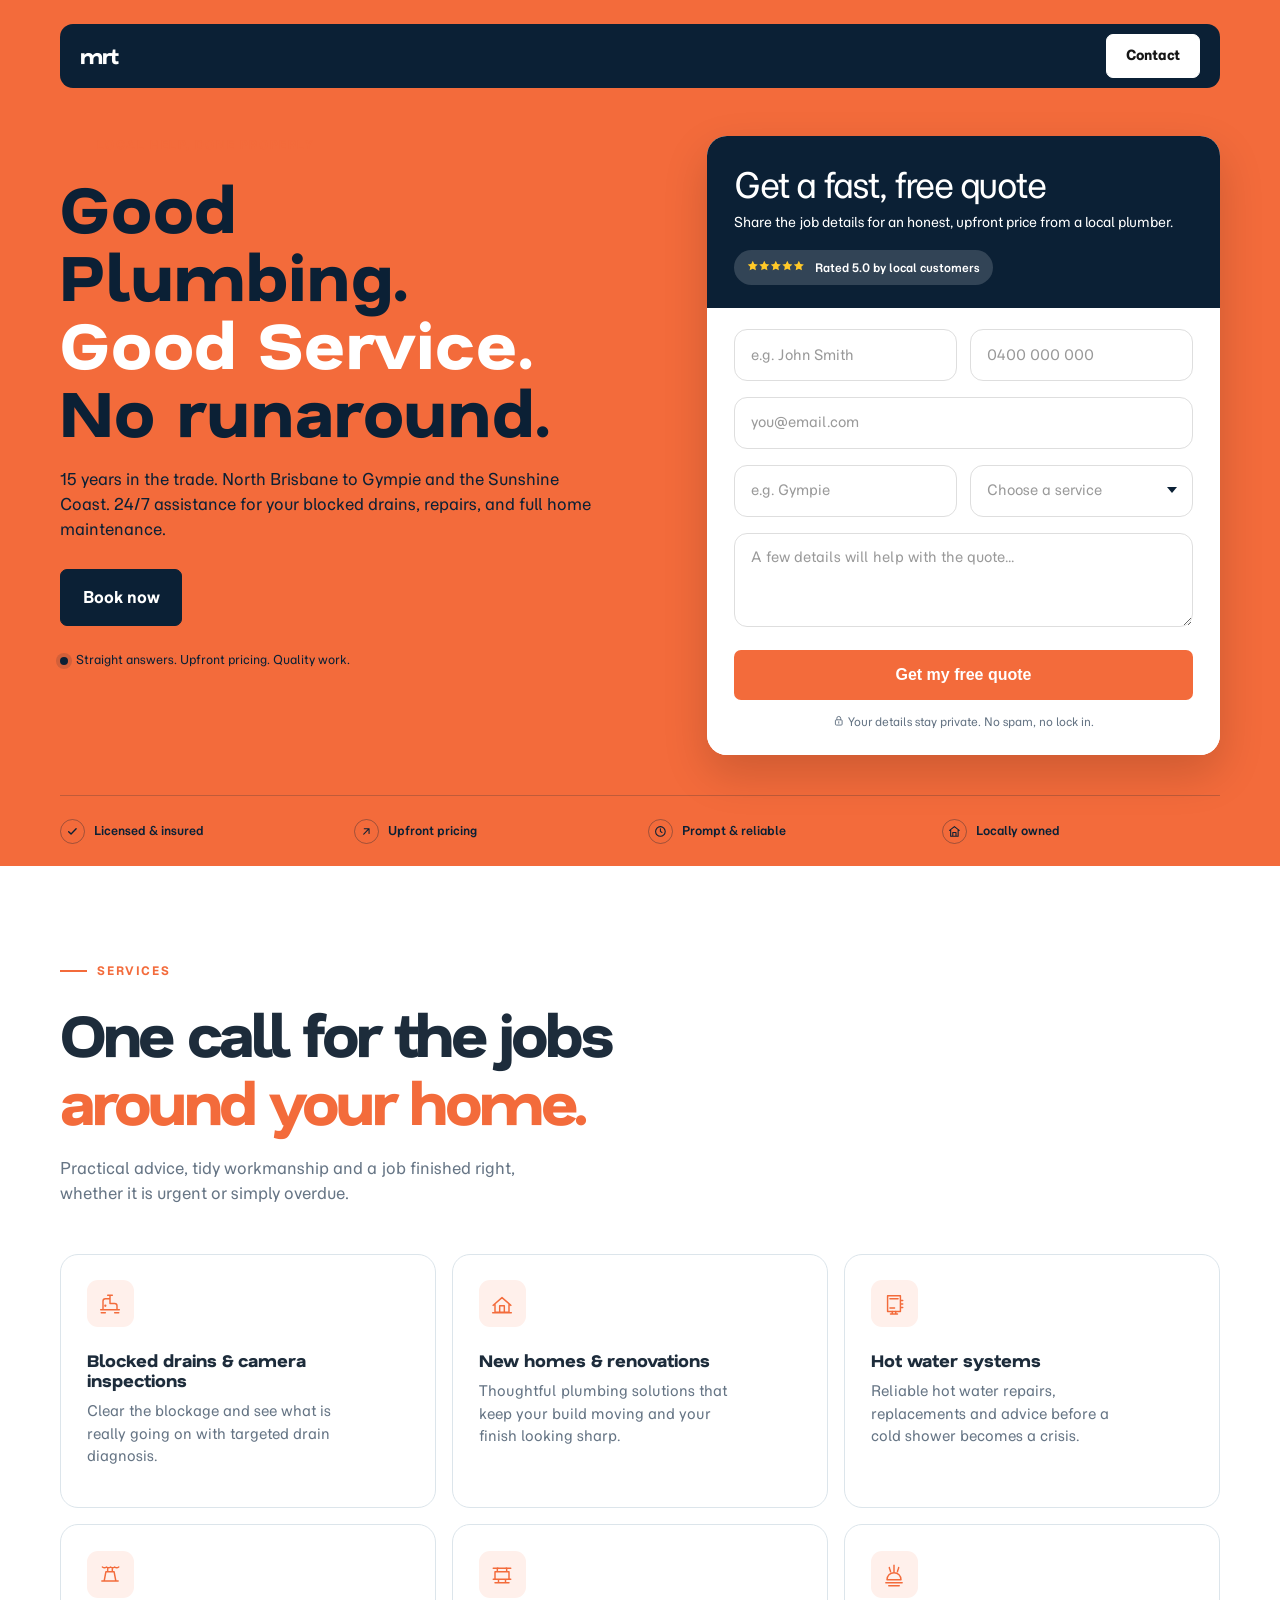
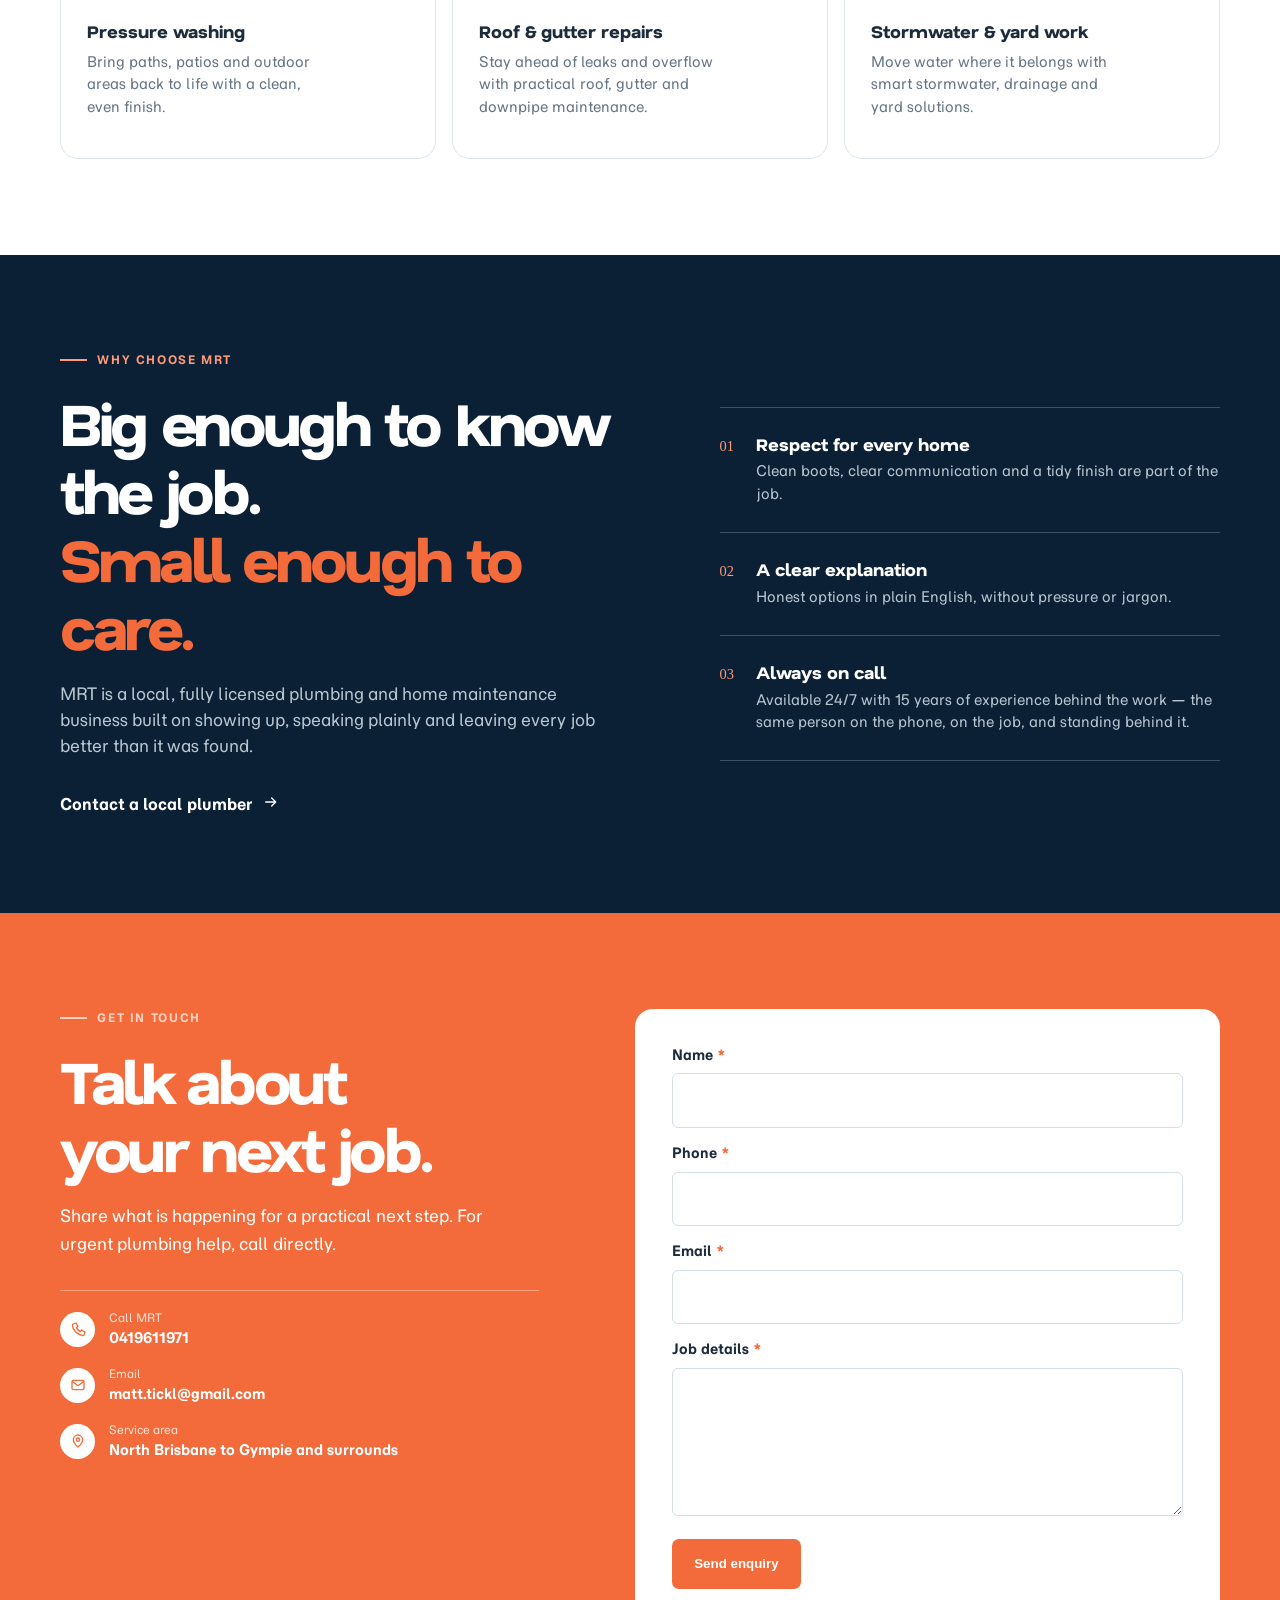
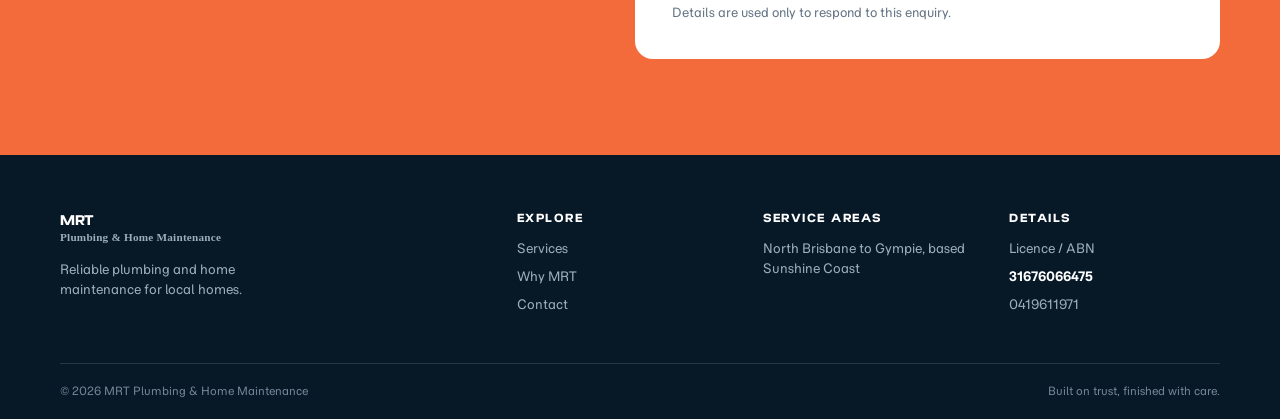
<file: index.html>
<!doctype html>
<html lang="en-AU">
  <head>
    <meta charset="UTF-8">
    <meta name="viewport" content="width=device-width, initial-scale=1.0">
    <meta name="description" content="MRT Plumbing and Home Maintenance provides reliable plumbing, hot water, drains, pressure washing and home maintenance across [SUBURB].">
    <title>MRT Plumbing &amp; Home Maintenance | Reliable local plumbers</title>
    <link rel="icon" type="image/svg+xml" href="assets/favicon.svg">
    <link rel="preconnect" href="https://fonts.googleapis.com">
    <link rel="preconnect" href="https://fonts.gstatic.com" crossorigin>
    <link href="https://fonts.googleapis.com/css2?family=Momo+Trust+Sans:wght@400&family=Nata+Sans:wght@800&display=swap" rel="stylesheet">
    <link rel="stylesheet" href="css/styles.css">
    <script src="js/main.js" defer></script>
  </head>
  <body>
    <a class="skip-link" href="#main-content">Skip to content</a>
    <header class="site-header" data-header>
      <div class="container header-inner">
        <a class="brand" href="#top" aria-label="MRT Plumbing and Home Maintenance home">
          <span class="brand-text">mrt</span>
        </a>
        <button class="menu-toggle" type="button" aria-expanded="false" aria-controls="primary-nav" aria-label="Open navigation menu" data-menu-toggle>
          <span></span><span></span><span></span>
        </button>
        <nav class="primary-nav" id="primary-nav" aria-label="Primary navigation" data-nav>
          <a href="#services">Services</a>
          <a href="#about">Why choose MRT</a>
          <a href="#contact">Contact</a>
          <a class="button button-small nav-call" href="#contact">Contact</a>
        </nav>
      </div>
    </header>

    <main id="main-content">
      <section class="hero" id="top">
        <div class="container hero-grid">
          <div class="hero-copy reveal">
            <p class="eyebrow"><span class="eyebrow-line"></span> Local help, done properly</p>
            <h1>Good<br>Plumbing.<br><span class="service-line">Good Service.</span><br><span class="runaround-line">No runaround.</span></h1>
            <p class="hero-intro">15 years in the trade. North Brisbane to Gympie and the Sunshine Coast. 24/7 assistance for your blocked drains, repairs, and full home maintenance.</p>
            <div class="hero-actions">
              <a class="button button-orange" href="#contact">Book now</a>
              <a class="button hero-phone-button" href="tel:0419611971"><span aria-hidden="true"><svg viewBox="0 0 24 24" width="1em" height="1em" fill="none" focusable="false"><path d="M5 4.5 9 3l3 5-2.5 2c1.5 3 3 4.5 6 6l2-2.5 5 3.2-1.5 4c-.3.8-1.2 1.3-2.1 1.1C10.2 19.9 4.1 13.8 3.7 6.6 3.6 5.7 4.1 4.8 5 4.5Z" stroke="currentColor" stroke-width="2" stroke-linecap="round" stroke-linejoin="round"/></svg></span> 0419611971</a>
            </div>
            <p class="hero-note"><span class="status-dot" aria-hidden="true"></span> Straight answers. Upfront pricing. Quality work.</p>
          </div>
          <div class="hero-visual reveal reveal-delay">
            <form class="quote-form" data-quote-form action="https://formspree.io/f/xwlvvqay" method="POST" novalidate>
              <div class="quote-form-heading">
                <h2>Get a fast, free quote</h2>
                <p>Share the job details for an honest, upfront price from a local plumber.</p>
                <div class="quote-rating"><span aria-hidden="true"><svg viewBox="0 0 120 24" width="5em" height="1em" focusable="false"><path fill="currentColor" d="m12 1.5 3.2 6.6 7.3 1.1-5.3 5.1 1.3 7.2-6.5-3.4-6.5 3.4 1.3-7.2-5.3-5.1 7.3-1.1L12 1.5Zm24 0 3.2 6.6 7.3 1.1-5.3 5.1 1.3 7.2-6.5-3.4-6.5 3.4 1.3-7.2-5.3-5.1 7.3-1.1L36 1.5Zm24 0 3.2 6.6 7.3 1.1-5.3 5.1 1.3 7.2-6.5-3.4-6.5 3.4 1.3-7.2-5.3-5.1 7.3-1.1L60 1.5Zm24 0 3.2 6.6 7.3 1.1-5.3 5.1 1.3 7.2-6.5-3.4-6.5 3.4 1.3-7.2-5.3-5.1 7.3-1.1L84 1.5Zm24 0 3.2 6.6 7.3 1.1-5.3 5.1 1.3 7.2-6.5-3.4-6.5 3.4 1.3-7.2-5.3-5.1 7.3-1.1L108 1.5Z"/></svg></span> Rated 5.0 by local customers</div>
              </div>
              <input type="hidden" name="_subject" value="New quote request — MRT Plumbing">
              <input type="text" name="_gotcha" style="display:none" tabindex="-1" autocomplete="off">
              <div class="quote-form-fields">
                <div class="quote-field"><label for="quote-name">Name <span>*</span></label><input id="quote-name" name="name" type="text" placeholder="e.g. John Smith" autocomplete="name" required><small class="field-error"></small></div>
                <div class="quote-field"><label for="quote-phone">Phone <span>*</span></label><input id="quote-phone" name="phone" type="tel" placeholder="0400 000 000" autocomplete="tel" required><small class="field-error"></small></div>
                <div class="quote-field quote-field-full"><label for="quote-email">Email <span>*</span></label><input id="quote-email" name="email" type="email" placeholder="you@email.com" autocomplete="email" required><small class="field-error"></small></div>
                <div class="quote-field"><label for="quote-suburb">Suburb <span>*</span></label><input id="quote-suburb" name="suburb" type="text" placeholder="e.g. Gympie" autocomplete="address-level2" required><small class="field-error"></small></div>
                <div class="quote-field quote-select-field"><label for="quote-service">What do you need? <span>*</span></label><select id="quote-service" name="service" required><option value="">Choose a service</option><option>Blocked drains</option><option>Hot water</option><option>Roof &amp; gutters</option><option>Renovation plumbing</option><option>Other home maintenance</option></select><small class="field-error"></small></div>
                <div class="quote-field quote-field-full"><label for="quote-message">Job details <span>*</span></label><textarea id="quote-message" name="job_details" rows="3" placeholder="A few details will help with the quote..." required></textarea><small class="field-error"></small></div>
                <p class="form-submit-error" data-submit-error role="alert" hidden>Something went wrong. Please try again, or call us directly.</p>
                <button class="button quote-submit" type="submit">Get my free quote</button>
                <p class="quote-privacy"><svg viewBox="0 0 24 24" width="1em" height="1em" fill="none" aria-hidden="true" focusable="false"><rect x="5" y="10" width="14" height="11" rx="2" stroke="currentColor" stroke-width="2"/><path d="M8 10V7a4 4 0 0 1 8 0v3m-4 4v3" stroke="currentColor" stroke-width="2" stroke-linecap="round" stroke-linejoin="round"/></svg> Your details stay private. No spam, no lock in.</p>
              </div>
            </form>
            <p class="form-success quote-success" data-submit-success role="status" aria-live="polite" tabindex="-1" hidden>Thanks — we'll be in touch within one business day.</p>
          </div>
        </div>
        <div class="container trust-strip" aria-label="Why customers choose MRT">
          <div><span class="trust-icon" aria-hidden="true"><svg viewBox="0 0 24 24" width="1em" height="1em" fill="none" focusable="false"><path d="m5 12.5 4.5 4.5L19 7" stroke="currentColor" stroke-width="2.5" stroke-linecap="round" stroke-linejoin="round"/></svg></span><span>Licensed &amp; insured</span></div>
          <div><span class="trust-icon" aria-hidden="true"><svg viewBox="0 0 24 24" width="1em" height="1em" fill="none" focusable="false"><path d="M7 17 17 7M8 7h9v9" stroke="currentColor" stroke-width="2" stroke-linecap="round" stroke-linejoin="round"/></svg></span><span>Upfront pricing</span></div>
          <div><span class="trust-icon" aria-hidden="true"><svg viewBox="0 0 24 24" width="1em" height="1em" fill="none" focusable="false"><circle cx="12" cy="12" r="9" stroke="currentColor" stroke-width="2"/><path d="M12 7v5l3 2" stroke="currentColor" stroke-width="2" stroke-linecap="round" stroke-linejoin="round"/></svg></span><span>Prompt &amp; reliable</span></div>
          <div><span class="trust-icon" aria-hidden="true"><svg viewBox="0 0 24 24" width="1em" height="1em" fill="none" focusable="false"><path d="m3 10 9-7 9 7M5 9v12h14V9M9 21v-7h6v7" stroke="currentColor" stroke-width="2" stroke-linecap="round" stroke-linejoin="round"/></svg></span><span>Locally owned</span></div>
        </div>
      </section>

      <section class="section services-section" id="services">
        <div class="container">
          <div class="section-heading reveal">
            <p class="eyebrow"><span class="eyebrow-line"></span> Services</p>
            <h2>One call for the jobs<br><span>around your home.</span></h2>
            <p>Practical advice, tidy workmanship and a job finished right, whether it is urgent or simply overdue.</p>
          </div>
          <div class="services-grid">
            <article class="service-card reveal">
              <div class="service-icon" aria-hidden="true">
                <svg viewBox="0 0 48 48" fill="none"><path d="M8 34h32M12 34V19a4 4 0 0 1 4-4h8v8h8a4 4 0 0 1 4 4v7M24 15V9m-4 0h8M9 39h7m16 0h7" stroke="currentColor" stroke-width="2.5" stroke-linecap="round" stroke-linejoin="round"/><circle cx="16" cy="27" r="2" fill="currentColor"/></svg>
              </div>
              <h3>Blocked drains &amp; camera inspections</h3>
              <p>Clear the blockage and see what is really going on with targeted drain diagnosis.</p>
            </article>
            <article class="service-card reveal reveal-delay">
              <div class="service-icon" aria-hidden="true">
                <svg viewBox="0 0 48 48" fill="none"><path d="m8 27 16-14 16 14M12 24v14h24V24M20 38V27h8v11" stroke="currentColor" stroke-width="2.5" stroke-linejoin="round"/><path d="M8 39h32" stroke="currentColor" stroke-width="2.5" stroke-linecap="round"/></svg>
              </div>
              <h3>New homes &amp; renovations</h3>
              <p>Thoughtful plumbing solutions that keep your build moving and your finish looking sharp.</p>
            </article>
            <article class="service-card reveal">
              <div class="service-icon" aria-hidden="true">
                <svg viewBox="0 0 48 48" fill="none"><path d="M13 10h22v27H13zM17 15h14M17 31h8M35 18h4M35 24h4M35 30h4" stroke="currentColor" stroke-width="2.5" stroke-linecap="round" stroke-linejoin="round"/><path d="M18 41h12M21 37v4m6-4v4" stroke="currentColor" stroke-width="2.5" stroke-linecap="round"/></svg>
              </div>
              <h3>Hot water systems</h3>
              <p>Reliable hot water repairs, replacements and advice before a cold shower becomes a crisis.</p>
            </article>
            <article class="service-card reveal reveal-delay">
              <div class="service-icon" aria-hidden="true">
                <svg viewBox="0 0 48 48" fill="none"><path d="M10 36h28M14 36l3-16h14l3 16M20 20v-5m8 5v-5M11 12c2.5 2 4.5 2 7 0 2.5 2 4.5 2 7 0 2.5 2 4.5 2 7 0 2.5 2 4.5 2 7 0" stroke="currentColor" stroke-width="2.5" stroke-linecap="round" stroke-linejoin="round"/></svg>
              </div>
              <h3>Pressure washing</h3>
              <p>Bring paths, patios and outdoor areas back to life with a clean, even finish.</p>
            </article>
            <article class="service-card reveal">
              <div class="service-icon" aria-hidden="true">
                <svg viewBox="0 0 48 48" fill="none"><path d="M9 33h30M12 33V20h24v13M16 20v-6h16v6M12 39h24M18 33v6m12-6v6" stroke="currentColor" stroke-width="2.5" stroke-linecap="round" stroke-linejoin="round"/><path d="M9 14h8M31 14h8" stroke="currentColor" stroke-width="2.5" stroke-linecap="round"/></svg>
              </div>
              <h3>Roof &amp; gutter repairs</h3>
              <p>Stay ahead of leaks and overflow with practical roof, gutter and downpipe maintenance.</p>
            </article>
            <article class="service-card reveal reveal-delay">
              <div class="service-icon" aria-hidden="true">
                <svg viewBox="0 0 48 48" fill="none"><path d="M24 8v14M24 22c-7 0-12 5-12 12h24c0-7-5-12-12-12Z" stroke="currentColor" stroke-width="2.5" stroke-linejoin="round"/><path d="M10 39h28M15 44h18" stroke="currentColor" stroke-width="2.5" stroke-linecap="round"/><path d="M16 13c0 3 2 4 2 7m14-7c0 3-2 4-2 7" stroke="currentColor" stroke-width="2.5" stroke-linecap="round"/></svg>
              </div>
              <h3>Stormwater &amp; yard work</h3>
              <p>Move water where it belongs with smart stormwater, drainage and yard solutions.</p>
            </article>
          </div>
        </div>
      </section>

      <section class="section about-section" id="about">
        <div class="container about-grid">
          <div class="about-panel reveal">
            <p class="eyebrow eyebrow-light"><span class="eyebrow-line"></span> Why choose MRT</p>
            <h2>Big enough to know the job.<br><span>Small enough to care.</span></h2>
            <p class="about-lead">MRT is a local, fully licensed plumbing and home maintenance business built on showing up, speaking plainly and leaving every job better than it was found.</p>
            <a class="text-link" href="#contact">Contact a local plumber <span aria-hidden="true"><svg viewBox="0 0 24 24" width="1em" height="1em" fill="none" focusable="false"><path d="M4 12h15m-6-6 6 6-6 6" stroke="currentColor" stroke-width="2" stroke-linecap="round" stroke-linejoin="round"/></svg></span></a>
          </div>
          <div class="about-points reveal reveal-delay">
            <div class="about-point"><span>01</span><div><h3>Respect for every home</h3><p>Clean boots, clear communication and a tidy finish are part of the job.</p></div></div>
            <div class="about-point"><span>02</span><div><h3>A clear explanation</h3><p>Honest options in plain English, without pressure or jargon.</p></div></div>
            <div class="about-point"><span>03</span><div><h3>Always on call</h3><p>Available 24/7 with 15 years of experience behind the work — the same person on the phone, on the job, and standing behind it.</p></div></div>
          </div>
        </div>
      </section>

      <section class="section contact-section" id="contact">
        <div class="container contact-grid">
          <div class="contact-copy reveal">
            <p class="eyebrow"><span class="eyebrow-line"></span> Get in touch</p>
            <h2>Talk about<br><span>your next job.</span></h2>
            <p>Share what is happening for a practical next step. For urgent plumbing help, call directly.</p>
            <div class="contact-details">
              <a href="tel:0419611971"><span class="detail-icon" aria-hidden="true"><svg viewBox="0 0 24 24" width="1em" height="1em" fill="none" focusable="false"><path d="M5 4.5 9 3l3 5-2.5 2c1.5 3 3 4.5 6 6l2-2.5 5 3.2-1.5 4c-.3.8-1.2 1.3-2.1 1.1C10.2 19.9 4.1 13.8 3.7 6.6 3.6 5.7 4.1 4.8 5 4.5Z" stroke="currentColor" stroke-width="2" stroke-linecap="round" stroke-linejoin="round"/></svg></span><span><small>Call MRT</small><strong>0419611971</strong></span></a>
              <a href="mailto:matt.tickl@gmail.com"><span class="detail-icon" aria-hidden="true"><svg viewBox="0 0 24 24" width="1em" height="1em" fill="none" focusable="false"><rect x="3" y="5" width="18" height="14" rx="2" stroke="currentColor" stroke-width="2"/><path d="m4 7 8 6 8-6" stroke="currentColor" stroke-width="2" stroke-linecap="round" stroke-linejoin="round"/></svg></span><span><small>Email</small><strong>matt.tickl@gmail.com</strong></span></a>
              <div><span class="detail-icon" aria-hidden="true"><svg viewBox="0 0 24 24" width="1em" height="1em" fill="none" focusable="false"><path d="M19 10c0 5-7 11-7 11S5 15 5 10a7 7 0 1 1 14 0Z" stroke="currentColor" stroke-width="2" stroke-linecap="round" stroke-linejoin="round"/><circle cx="12" cy="10" r="2.5" stroke="currentColor" stroke-width="2"/></svg></span><span><small>Service area</small><strong>North Brisbane to Gympie and surrounds</strong></span></div>
            </div>
          </div>
          <form class="contact-form reveal reveal-delay" data-contact-form action="https://formspree.io/f/xwlvvqay" method="POST" novalidate>
            <input type="hidden" name="_subject" value="New enquiry — MRT Plumbing">
            <input type="text" name="_gotcha" style="display:none" tabindex="-1" autocomplete="off">
            <div class="form-row"><label for="name">Name <span>*</span></label><input id="name" name="name" type="text" autocomplete="name" required><small class="field-error" data-error-for="name"></small></div>
            <div class="form-row"><label for="phone">Phone <span>*</span></label><input id="phone" name="phone" type="tel" autocomplete="tel" required><small class="field-error" data-error-for="phone"></small></div>
            <div class="form-row"><label for="email">Email <span>*</span></label><input id="email" name="email" type="email" autocomplete="email" required><small class="field-error" data-error-for="email"></small></div>
            <div class="form-row"><label for="message">Job details <span>*</span></label><textarea id="message" name="job_details" rows="5" required></textarea><small class="field-error" data-error-for="job_details"></small></div>
            <p class="form-submit-error" data-submit-error role="alert" hidden>Something went wrong. Please try again, or call us directly.</p>
            <button class="button button-orange" type="submit">Send enquiry</button>
            <p class="form-note">Details are used only to respond to this enquiry.</p>
          </form>
          <p class="form-success" data-submit-success role="status" aria-live="polite" tabindex="-1" hidden>Thanks — we'll be in touch within one business day.</p>
        </div>
      </section>
    </main>

    <footer class="site-footer">
      <div class="container footer-main">
        <div><a class="brand brand-footer" href="#top"><span class="brand-text">MRT <span>Plumbing &amp; Home Maintenance</span></span></a><p>Reliable plumbing and home maintenance for local homes.</p></div>
        <div class="footer-links"><h3>Explore</h3><a href="#services">Services</a><a href="#about">Why MRT</a><a href="#contact">Contact</a></div>
        <div class="footer-links"><h3>Service areas</h3><span>North Brisbane to Gympie, based Sunshine Coast</span></div>
        <div class="footer-links"><h3>Details</h3><span>Licence / ABN</span><strong>31676066475</strong><a href="tel:0419611971">0419611971</a></div>
      </div>
      <div class="container footer-bottom"><span>© <span data-year>2026</span> MRT Plumbing &amp; Home Maintenance</span><span>Built on trust, finished with care.</span></div>
    </footer>
    <a class="floating-call" href="tel:0419611971" aria-label="Call MRT Plumbing on 0419611971"><span aria-hidden="true"><svg viewBox="0 0 24 24" width="1em" height="1em" fill="none" focusable="false"><path d="M5 4.5 9 3l3 5-2.5 2c1.5 3 3 4.5 6 6l2-2.5 5 3.2-1.5 4c-.3.8-1.2 1.3-2.1 1.1C10.2 19.9 4.1 13.8 3.7 6.6 3.6 5.7 4.1 4.8 5 4.5Z" stroke="currentColor" stroke-width="2" stroke-linecap="round" stroke-linejoin="round"/></svg></span> Call</a>
  </body>
</html>
</file>
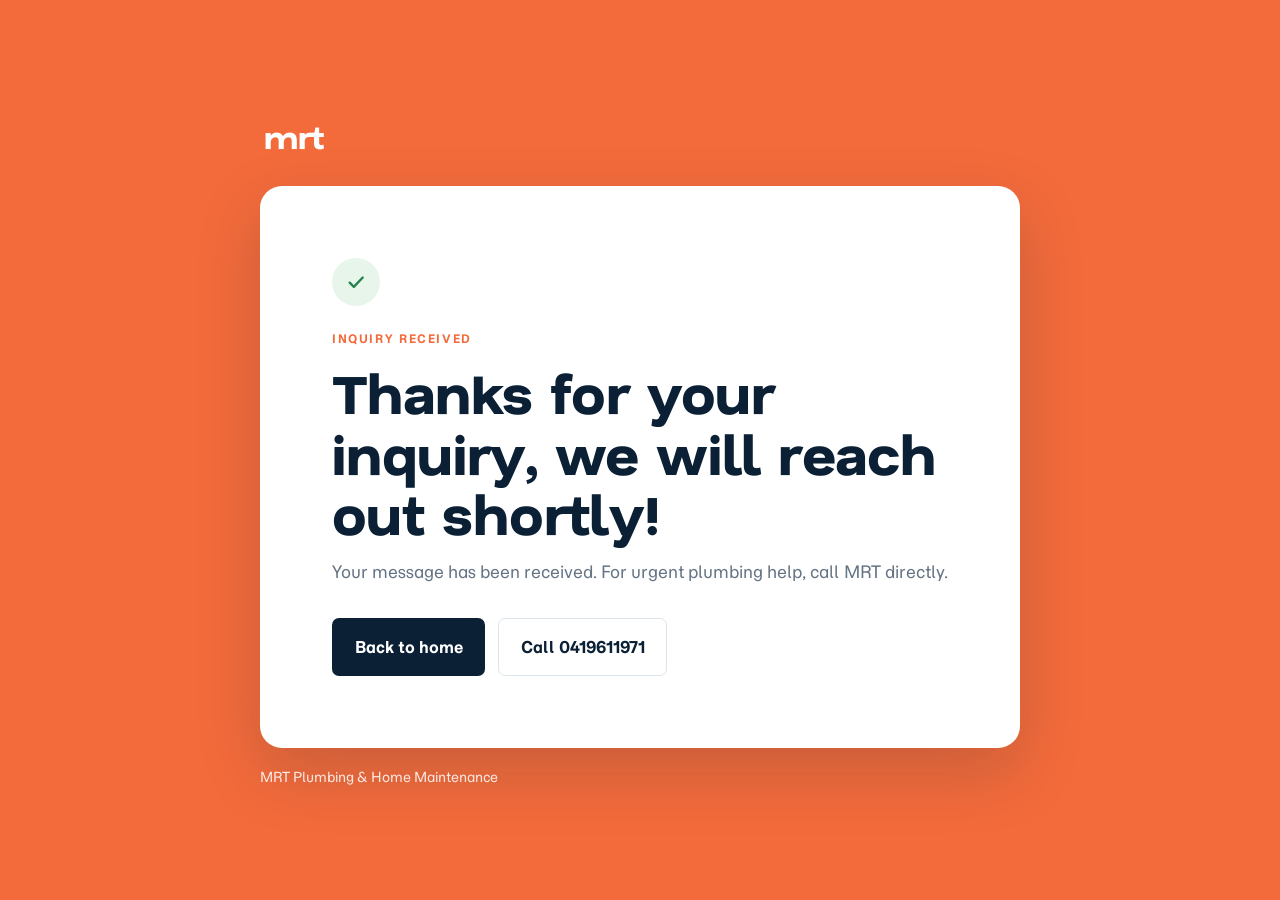
<file: thanks.html>
<!doctype html>
<html lang="en-AU">
  <head>
    <meta charset="UTF-8">
    <meta name="viewport" content="width=device-width, initial-scale=1.0">
    <meta name="theme-color" content="#ff6827">
    <title>Thanks for your inquiry | MRT Plumbing &amp; Home Maintenance</title>
    <link rel="icon" type="image/svg+xml" href="assets/favicon.svg">
    <link rel="preconnect" href="https://fonts.googleapis.com">
    <link rel="preconnect" href="https://fonts.gstatic.com" crossorigin>
    <link href="https://fonts.googleapis.com/css2?family=Momo+Trust+Sans:wght@400&family=Nata+Sans:wght@800&display=swap" rel="stylesheet">
    <link rel="stylesheet" href="css/styles.css">
  </head>
  <body class="thanks-page">
    <main class="thanks-main">
      <a class="thanks-brand" href="index.html" aria-label="MRT home">mrt</a>
      <section class="thanks-card" aria-labelledby="thanks-title">
        <span class="thanks-check" aria-hidden="true"><svg viewBox="0 0 24 24" width="1em" height="1em" fill="none" focusable="false"><path d="m5 12.5 4.5 4.5L19 7" stroke="currentColor" stroke-width="2.5" stroke-linecap="round" stroke-linejoin="round"/></svg></span>
        <p class="eyebrow">Inquiry received</p>
        <h1 id="thanks-title">Thanks for your inquiry, we will reach out shortly!</h1>
        <p>Your message has been received. For urgent plumbing help, call MRT directly.</p>
        <div class="thanks-actions">
          <a class="button thanks-home" href="index.html">Back to home</a>
          <a class="button thanks-call" href="tel:0419611971">Call 0419611971</a>
        </div>
      </section>
      <p class="thanks-footer">MRT Plumbing &amp; Home Maintenance</p>
    </main>
  </body>
</html>
</file>
<file: css/styles.css>
:root{--navy:#0b2035;--navy-deep:#071827;--ink:#1d2c3b;--muted:#667585;--line:#dce5eb;--surface:#f4f7f9;--orange:#f36b3b;--orange-dark:#d95528;--gold:#f5b942;--white:#fff;--radius:18px;--shadow:0 18px 45px rgba(11,32,53,.1)}
*{box-sizing:border-box}html{scroll-behavior:smooth}body{margin:0;color:var(--ink);font-family:"DM Sans",Arial,sans-serif;line-height:1.55;background:var(--white)}h1,h2,h3,p{margin-top:0}h1,h2,h3{font-family:Manrope,"DM Sans",sans-serif;line-height:1.12}h1{font-size:clamp(2.7rem,7vw,5.35rem);letter-spacing:-.065em;margin-bottom:1.4rem}h2{font-size:clamp(2.25rem,5vw,3.8rem);letter-spacing:-.055em;margin-bottom:1.3rem}h3{font-size:1.1rem;margin-bottom:.6rem}a{color:inherit;text-decoration:none}.container{width:min(1160px,calc(100% - 40px));margin:0 auto}.skip-link{position:absolute;left:1rem;top:-4rem;background:var(--orange);color:#fff;padding:.7rem 1rem;z-index:20}.skip-link:focus{top:1rem}.site-header{position:sticky;top:0;background:rgba(255,255,255,.94);backdrop-filter:blur(14px);z-index:10;transition:box-shadow .3s}.site-header.scrolled{box-shadow:0 4px 25px rgba(11,32,53,.1)}.header-inner{height:82px;display:flex;align-items:center;justify-content:space-between}.brand{display:flex;align-items:center;gap:.7rem;font-weight:800;letter-spacing:-.03em}.brand-mark{display:grid;place-items:center;width:43px;height:43px;background:var(--navy);color:var(--white);border-radius:9px;font-family:Manrope;font-size:.95rem;letter-spacing:-.08em}.brand-text{font-family:Manrope;font-size:.93rem;line-height:1.1}.brand-text span{display:block;font-family:"DM Sans";font-size:.7rem;letter-spacing:.02em;font-weight:600;color:var(--muted);margin-top:.22rem}.menu-toggle{display:flex;flex-direction:column;gap:5px;border:0;background:transparent;padding:8px;cursor:pointer}.menu-toggle span{display:block;width:23px;height:2px;background:var(--navy);transition:.2s}.primary-nav{position:absolute;top:82px;left:0;right:0;background:#fff;padding:1.3rem 20px 1.7rem;display:none;flex-direction:column;gap:1.25rem;box-shadow:0 15px 20px rgba(11,32,53,.08)}.primary-nav.is-open{display:flex}.primary-nav a:not(.button){font-weight:600;color:var(--muted)}.primary-nav a:not(.button):hover,.primary-nav a:not(.button):focus{color:var(--orange)}.button{display:inline-flex;align-items:center;justify-content:center;gap:.7rem;border:1px solid transparent;border-radius:7px;padding:.95rem 1.35rem;font-weight:700;transition:transform .2s,background .2s,border-color .2s,box-shadow .2s;cursor:pointer}.button:hover,.button:focus-visible{transform:translateY(-2px);box-shadow:0 8px 18px rgba(11,32,53,.16)}.button-orange{background:var(--orange);color:#fff}.button-orange:hover,.button-orange:focus-visible{background:var(--orange-dark)}.button-outline{border-color:var(--line);color:var(--navy);background:#fff}.button-outline:hover,.button-outline:focus-visible{border-color:var(--navy)}.button-small{padding:.7rem 1rem;font-size:.86rem}.button-light{background:#fff;color:var(--navy)}.button-light:hover,.button-light:focus-visible{background:#f8fbfc}.hero{background:var(--surface);padding:4.5rem 0 0;overflow:hidden}.hero-grid{display:grid;gap:3.3rem;align-items:start}.eyebrow{display:flex;align-items:center;gap:.65rem;text-transform:uppercase;letter-spacing:.14em;font-size:.72rem;font-weight:700;color:var(--orange);margin-bottom:1.2rem}.eyebrow-line{width:27px;height:2px;background:currentColor;display:inline-block}.eyebrow-light{color:#ff9977}.hero h1 span,h2 span{color:var(--orange)}.hero-intro{font-size:1.12rem;color:var(--muted);max-width:540px;margin-bottom:1.7rem}.hero-actions{display:flex;flex-wrap:wrap;gap:.8rem}.hero-note{display:flex;align-items:center;gap:.5rem;color:var(--muted);font-size:.8rem;margin:1.6rem 0 0}.status-dot{width:8px;height:8px;background:#2daf72;border-radius:50%;box-shadow:0 0 0 4px rgba(45,175,114,.13)}.hero-visual{position:relative;min-height:380px}.hero-photo-placeholder{height:410px;position:relative;overflow:hidden;border-radius:150px 150px 0 0;background:linear-gradient(150deg,#dbe7ea 0%,#adc2c4 48%,#2e5a63 49%,#153b4d 100%);display:flex;flex-direction:column;justify-content:flex-end;padding:2rem;color:#fff}.hero-photo-placeholder:before{content:"";position:absolute;width:260px;height:260px;border:35px solid rgba(255,255,255,.14);border-radius:50%;top:58px;right:-80px}.photo-label{font-family:Manrope;font-size:1.7rem;line-height:1.1;max-width:210px;position:relative}.photo-detail{font-size:.65rem;letter-spacing:.14em;margin-top:.8rem;opacity:.7}.pipe-shape{position:absolute;border:13px solid rgba(255,255,255,.2);border-radius:50px}.pipe-one{width:140px;height:240px;border-left:0;right:53px;top:67px;transform:rotate(22deg)}.pipe-two{width:180px;height:100px;border-top:0;left:-55px;top:70px}.visual-stamp{position:absolute;right:26px;bottom:29px;width:70px;height:70px;border:1px solid rgba(255,255,255,.5);border-radius:50%;display:grid;place-content:center;text-align:center;font-family:Manrope;font-size:1.2rem;line-height:.8}.visual-stamp small{font-family:"DM Sans";font-size:.42rem;letter-spacing:.1em;margin-top:.35rem}.hero-card{position:absolute;left:-10px;bottom:25px;background:#fff;padding:1rem 1.25rem;border-radius:10px;box-shadow:var(--shadow);display:flex;flex-direction:column}.hero-card strong{font-family:Manrope}.hero-card span{font-size:.75rem;color:var(--muted)}.trust-strip{display:grid;grid-template-columns:repeat(2,1fr);gap:1rem;border-top:1px solid var(--line);margin-top:2.5rem;padding:1.4rem 0}.trust-strip div{display:flex;align-items:center;gap:.55rem;font-size:.75rem;font-weight:600}.trust-icon{display:grid;place-items:center;width:25px;height:25px;color:var(--orange);border:1px solid #f6b49e;border-radius:50%;font-size:.8rem}.section{padding:6rem 0}.section-heading{max-width:620px;margin-bottom:3rem}.section-heading>p:last-child{color:var(--muted);max-width:500px}.services-grid{display:grid;gap:1rem}.service-card{position:relative;padding:1.6rem;border:1px solid var(--line);border-radius:var(--radius);min-height:235px;transition:transform .25s,box-shadow .25s,border-color .25s}.service-card:hover{transform:translateY(-5px);border-color:#f7b9a3;box-shadow:var(--shadow)}.service-card p{color:var(--muted);font-size:.9rem;max-width:250px}.service-icon{width:47px;height:47px;display:grid;place-items:center;background:#fff0eb;color:var(--orange);border-radius:11px;margin-bottom:1.5rem}.service-icon svg{width:28px;height:28px}.card-arrow{position:absolute;right:1.5rem;bottom:1.3rem;color:var(--orange);font-size:1.3rem}.about-section{background:var(--navy);color:#fff}.about-grid{display:grid;gap:3rem}.about-panel h2{max-width:600px}.about-lead{color:#b7c5d0;max-width:560px;font-size:1.05rem}.text-link{display:inline-flex;gap:.7rem;color:#fff;font-weight:700;margin-top:1rem}.text-link:hover{color:#ff9977}.about-points{border-top:1px solid rgba(255,255,255,.22)}.about-point{display:flex;gap:1.4rem;padding:1.7rem 0;border-bottom:1px solid rgba(255,255,255,.22)}.about-point>span{color:#ff9977;font-family:Manrope;font-size:.9rem}.about-point h3{margin-bottom:.35rem}.about-point p{color:#b7c5d0;margin:0;font-size:.9rem}.reviews-section{background:var(--surface)}.reviews-heading{display:flex;justify-content:space-between;align-items:flex-end;gap:2rem;margin-bottom:3rem}.reviews-heading .section-heading{margin:0}.rating{display:flex;flex-direction:column;align-items:flex-end}.rating strong{font-family:Manrope;font-size:3rem;line-height:1}.stars{color:var(--gold);letter-spacing:.13em;font-size:1rem}.rating small{color:var(--muted);font-size:.7rem;margin-top:.25rem}.reviews-grid{display:grid;gap:1rem}.review-card{background:#fff;border-radius:var(--radius);padding:1.5rem;display:flex;flex-direction:column;min-height:230px;box-shadow:0 8px 26px rgba(11,32,53,.04)}.review-card blockquote{font-size:.94rem;margin:1rem 0;flex:1}.review-card footer{display:flex;justify-content:space-between;border-top:1px solid var(--line);padding-top:1rem;font-size:.8rem}.review-card footer span{color:var(--muted)}.cta-band{background:var(--orange);color:#fff;padding:3.4rem 0}.cta-inner{display:flex;align-items:center;justify-content:space-between;gap:2rem}.cta-inner h2{margin-bottom:.35rem}.cta-inner p:last-child{margin:0;color:#ffe2d8}.contact-grid{display:grid;gap:3rem}.contact-copy>p:not(.eyebrow){color:var(--muted);max-width:430px}.contact-details{border-top:1px solid var(--line);margin-top:2rem;padding-top:1.1rem;display:grid;gap:1rem}.contact-details>a,.contact-details>div{display:flex;gap:.9rem;align-items:center}.detail-icon{display:grid;place-items:center;width:35px;height:35px;border-radius:50%;background:#fff0eb;color:var(--orange);font-size:1rem}.contact-details small,.contact-details strong{display:block}.contact-details small{color:var(--muted);font-size:.72rem}.contact-details strong{font-size:.9rem}.hours{font-size:.83rem!important;margin-top:2rem}.hours strong{color:var(--ink)}.contact-form{padding:1.7rem;background:var(--surface);border-radius:var(--radius)}.form-row{margin-bottom:1rem}.form-row label{display:block;font-size:.8rem;font-weight:700;margin-bottom:.4rem}.form-row label span{color:var(--orange)}input,textarea{width:100%;border:1px solid #d3dfe7;background:#fff;border-radius:6px;padding:.8rem;font:inherit;color:var(--ink);outline:0;transition:border-color .2s,box-shadow .2s}textarea{resize:vertical}input:focus,textarea:focus{border-color:var(--orange);box-shadow:0 0 0 3px rgba(243,107,59,.15)}.field-error{display:block;color:#b43119;font-size:.72rem;min-height:0;margin-top:.25rem}.form-row.has-error input,.form-row.has-error textarea{border-color:#c9442d}.form-note{color:var(--muted);font-size:.7rem;margin:.9rem 0 0}.form-success{background:#e4f8ed;color:#176b40;border:1px solid #b6e4ca;padding:.75rem;border-radius:6px;font-size:.8rem;margin-top:1rem}.site-footer{background:var(--navy-deep);color:#fff;padding:3.5rem 0 1.2rem}.footer-main{display:grid;gap:2.2rem;padding-bottom:3rem}.brand-footer{color:#fff}.brand-footer .brand-mark{background:var(--orange)}.site-footer p{color:#9cadbb;font-size:.8rem;max-width:250px;margin-top:1.1rem}.footer-links{display:flex;flex-direction:column;align-items:flex-start;gap:.5rem;color:#9cadbb;font-size:.8rem}.footer-links h3{font-size:.78rem;text-transform:uppercase;letter-spacing:.12em;color:#fff;margin-bottom:.4rem}.footer-links a:hover{color:#ff9977}.footer-links strong{color:#fff}.footer-bottom{border-top:1px solid rgba(255,255,255,.13);padding-top:1.2rem;display:flex;justify-content:space-between;gap:1rem;color:#718696;font-size:.7rem}.floating-call{display:none}.reveal{opacity:0;transform:translateY(18px);transition:opacity .7s ease,transform .7s ease}.reveal.is-visible{opacity:1;transform:none}.reveal-delay{transition-delay:.1s}:focus-visible{outline:3px solid #ff9977;outline-offset:3px}
@media(min-width:600px){.trust-strip{grid-template-columns:repeat(4,1fr)}.services-grid{grid-template-columns:repeat(2,1fr)}.reviews-grid{grid-template-columns:repeat(2,1fr)}.footer-main{grid-template-columns:2fr 1fr 1fr 1fr}}
@media(min-width:768px){.container{width:min(1160px,calc(100% - 80px))}.hero{padding-top:6rem}.hero-grid{grid-template-columns:1fr .88fr;gap:4rem}.hero-visual{min-height:460px}.hero-photo-placeholder{height:500px}.services-grid{grid-template-columns:repeat(3,1fr)}.about-grid{grid-template-columns:1.1fr .9fr;align-items:center}.reviews-grid{grid-template-columns:repeat(3,1fr)}.contact-grid{grid-template-columns:.9fr 1.1fr;gap:6rem;align-items:start}.contact-form{padding:2.3rem}.footer-main{grid-template-columns:2fr 1fr 1fr 1fr}}
@media(min-width:900px){.menu-toggle{display:none}.primary-nav{position:static;display:flex;flex-direction:row;align-items:center;padding:0;box-shadow:none;gap:1.6rem;background:transparent}.primary-nav a:not(.button){font-size:.83rem}.nav-call{margin-left:.3rem}}
@media(max-width:767px){.cta-inner{align-items:flex-start;flex-direction:column}.floating-call{display:flex;position:fixed;z-index:9;right:16px;bottom:16px;align-items:center;gap:.45rem;background:var(--orange);color:#fff;padding:.75rem 1rem;border-radius:50px;font-size:.8rem;font-weight:700;box-shadow:0 8px 24px rgba(11,32,53,.25)}}
@media(max-width:460px){.container{width:min(100% - 32px,1160px)}.hero{padding-top:3.5rem}.hero-actions .button{flex:1}.hero-visual{min-height:340px}.hero-photo-placeholder{height:350px}.reviews-heading{align-items:flex-start;flex-direction:column}.rating{align-items:flex-start}.footer-bottom{flex-direction:column}.brand-text{font-size:.82rem}}
@media(prefers-reduced-motion:reduce){html{scroll-behavior:auto}.reveal{transition:none;opacity:1;transform:none}.button,.service-card{transition:none}}
.brand{gap:0}.brand-footer .brand-text span{color:#9cadbb}
.hero-visual{min-height:0}.quote-form{background:#fff;border-radius:20px;overflow:hidden;box-shadow:0 18px 45px rgba(11,32,53,.14)}.quote-form-heading{background:linear-gradient(135deg,#0b587e,#087fba);color:#fff;padding:1.7rem 1.7rem 1.4rem}.quote-form-heading h2{font-size:clamp(1.55rem,3vw,2.15rem);letter-spacing:-.045em;margin:.15rem 0 .55rem;text-transform:none}.quote-form-heading>p:not(.quote-kicker){color:#dbeef7;font-size:.84rem;line-height:1.45;margin:0}.quote-kicker{color:#ffc928;font-size:1.45rem;line-height:1;margin:0}.quote-rating{display:inline-flex;align-items:center;gap:.65rem;background:rgba(255,255,255,.16);border-radius:99px;padding:.55rem .8rem;margin-top:1.1rem;color:#fff;font-size:.72rem;font-weight:600}.quote-rating span{color:#ffc928;letter-spacing:.12em}.quote-form-fields{display:grid;grid-template-columns:1fr 1fr;gap:.85rem;padding:1.35rem 1.7rem 1.5rem}.quote-field{min-width:0}.quote-field-full{grid-column:1/-1}.quote-field label{display:block;position:absolute;width:1px;height:1px;overflow:hidden;clip:rect(0,0,0,0)}.quote-field input,.quote-field select,.quote-field textarea{border:1px solid #d6e2eb;border-radius:13px;background:#f8fafb;color:var(--ink);padding:.82rem 1rem;font-size:.88rem;min-height:52px}.quote-field textarea{min-height:92px;resize:vertical}.quote-field select{appearance:none;background-image:linear-gradient(45deg,transparent 50%,#506171 50%),linear-gradient(135deg,#506171 50%,transparent 50%);background-position:calc(100% - 20px) 23px,calc(100% - 14px) 23px;background-size:6px 6px,6px 6px;background-repeat:no-repeat;padding-right:2.5rem}.quote-field input::placeholder,.quote-field textarea::placeholder{color:#a8b9c7}.quote-field.has-error input,.quote-field.has-error select,.quote-field.has-error textarea{border-color:#c9442d}.quote-field .field-error{display:block;color:#b43119;font-size:.68rem;min-height:0;margin:.15rem .2rem 0}.quote-submit{grid-column:1/-1;width:100%;border:0;background:var(--orange);color:#fff;padding:1rem;font-size:1rem}.quote-privacy{grid-column:1/-1;text-align:center;color:var(--muted);font-size:.72rem;margin:0}.quote-success{grid-column:1/-1;background:#e4f8ed;color:#176b40;border:1px solid #b6e4ca;padding:.7rem;border-radius:8px;font-size:.78rem}.hero-visual .quote-form{width:100%}
@media(max-width:599px){.quote-form-fields{grid-template-columns:1fr}.quote-field-full{grid-column:auto}.quote-submit,.quote-privacy,.quote-success{grid-column:auto}}
@media(min-width:768px){.hero-visual{min-height:0}.hero-visual .quote-form{margin-top:0}}
.hero{background:var(--orange);padding-top:4rem}.hero-copy{max-width:540px}.hero h1{color:var(--navy);max-width:470px}.hero h1 span{color:#fff}.hero-intro{color:var(--navy);max-width:610px}.hero-note{color:var(--navy)}.hero .status-dot{background:var(--navy);box-shadow:0 0 0 4px rgba(11,32,53,.14)}.hero .button-orange{background:var(--navy);color:#fff}.hero .button-orange:hover,.hero .button-orange:focus-visible{background:var(--navy-deep)}.trust-strip{border-top-color:rgba(11,32,53,.22)}.trust-strip div{color:var(--navy)}.trust-icon{color:var(--navy);border-color:rgba(11,32,53,.35)}
@media(max-width:767px){.hero{padding-top:3rem}.hero-grid{gap:2.5rem}}
.site-header{position:absolute;top:1.5rem;left:0;right:0;background:transparent;backdrop-filter:none;box-shadow:none}.site-header.scrolled{box-shadow:none}.header-inner{height:64px;padding:0 1.25rem;background:#3c3c3c;border-radius:13px}.brand{color:#fff}.brand-text span{color:#d3d3d3}.primary-nav{position:static;display:flex;flex-direction:row;align-items:center;padding:0;margin-left:auto;background:transparent;box-shadow:none}.primary-nav>a:not(.nav-call){display:none}.nav-call{background:#fff;color:#161616;border-color:#fff;font-weight:800;padding:.65rem 1.2rem}.nav-call:hover,.nav-call:focus-visible{background:#f4f4f4;color:#161616}.menu-toggle{display:none}.hero{padding-top:8.5rem}
@media(max-width:767px){.site-header{display:block;top:1rem}.header-inner{height:56px;padding:0 .9rem}.menu-toggle{display:flex;margin-left:auto;order:2}.menu-toggle span{background:#fff}.primary-nav{position:absolute;top:64px;left:auto;right:16px;width:min(210px,calc(100vw - 32px));display:none;align-items:stretch;flex-direction:column;margin:0;padding:.7rem;background:#3c3c3c;border-radius:12px;gap:0;box-shadow:0 12px 25px rgba(0,0,0,.18)}.primary-nav.is-open{display:flex}.primary-nav>a:not(.nav-call){display:block;width:100%;color:#fff;padding:.7rem .65rem;font-family:"Momo Trust Sans",Arial,sans-serif;font-size:.88rem;font-weight:400;line-height:1.35;text-align:left}.primary-nav>a:not(.nav-call)+a:not(.nav-call){border-top:1px solid rgba(255,255,255,.14)}.primary-nav>a:not(.nav-call):hover,.primary-nav>a:not(.nav-call):focus{color:#ffad91}.primary-nav .nav-call{display:none}.hero{padding-top:3rem}}
@media(max-width:767px){.hero{padding-top:6.5rem}.hero-phone-button{display:inline-flex;background:transparent;border-color:var(--navy);color:var(--navy)}.hero-phone-button:hover,.hero-phone-button:focus-visible{background:var(--navy);color:#fff;border-color:var(--navy)}.hero-actions{gap:.65rem}}
.quote-form-heading{background:#3d3d3d}.quote-form-heading>p:not(.quote-kicker){color:#fff}.quote-kicker{color:#fff}.quote-rating{background:#505050}.quote-form-fields{background:#fff}.quote-field input,.quote-field select,.quote-field textarea{background:#fff;border-color:#dedede;color:#222}.quote-field input::placeholder,.quote-field textarea::placeholder{color:#9a9a9a}.quote-field select{height:52px;min-height:52px;padding:.82rem 1rem;padding-right:2.5rem;background-color:#fff;background-image:linear-gradient(45deg,transparent 50%,#3d3d3d 50%),linear-gradient(135deg,#3d3d3d 50%,transparent 50%)}.quote-form{box-shadow:0 18px 45px rgba(0,0,0,.16)}
.site-header .brand-text{font-size:1.35rem;letter-spacing:-.055em}
.quote-select-field{position:relative}.quote-select-field::after{content:"";position:absolute;right:1rem;top:1.35rem;width:0;height:0;border-left:5px solid transparent;border-right:5px solid transparent;border-top:6px solid #3d3d3d;pointer-events:none}.quote-field select{width:100%;box-sizing:border-box;appearance:none!important;-webkit-appearance:none!important;color-scheme:light;background:#fff!important;background-image:none!important;color:#9a9a9a!important;border:1px solid #dedede!important;box-shadow:none!important;font:inherit;font-size:.88rem;font-weight:400;line-height:1.55}
.quote-field select:valid{color:#222!important}
.contact-section{background:var(--orange);color:#fff}.contact-copy>p:not(.eyebrow){color:#fff}.contact-copy .eyebrow{color:#ffd2c2}.contact-copy h2 span{color:#fff}.contact-details{border-top-color:rgba(255,255,255,.35)}.contact-details small{color:#ffe0d5}.contact-details strong{color:#fff}.detail-icon{background:#fff;color:var(--orange)}.hours,.hours strong{color:#fff!important}.contact-form{background:#fff}.contact-form .button-orange{background:var(--orange);color:#fff}
.contact-copy>p:not(.eyebrow){font-size:1.05rem;line-height:1.65}.contact-form{color:var(--ink);padding:2.3rem}.contact-form .form-row label{color:var(--ink);font-size:.88rem;line-height:1.4;margin-bottom:.5rem}.contact-form .form-row label span{color:var(--orange)}.contact-form input,.contact-form textarea{font-size:.95rem;line-height:1.55;padding:.9rem 1rem}.contact-form .form-note{font-size:.78rem;line-height:1.5}.contact-form .button-orange{min-height:50px}
body{font-family:"Momo Trust Sans",Arial,sans-serif}h1,h2,h3{font-family:"Nata Sans",Arial,sans-serif;font-weight:800}h1{line-height:1.02;letter-spacing:.012em}.brand-text{font-family:"Nata Sans",Arial,sans-serif;font-weight:800}.quote-form-heading h2{font-family:"Momo Trust Sans",Arial,sans-serif;font-weight:400}.rating strong{font-family:"Nata Sans",Arial,sans-serif;font-weight:800}
.hero h1{font-size:clamp(2.35rem,5.2vw,4.35rem)}.hero-intro{font-size:1rem}.hero-note{font-size:.75rem}
.hero h1 .service-line,.hero h1 .runaround-line{white-space:nowrap}
.hero h1 .runaround-line{color:var(--navy)}
.hero-phone-button{display:none}
.hero-phone-button{display:none}
@media(max-width:767px){.hero-phone-button{display:inline-flex;background:var(--navy);border-color:var(--navy);color:#fff}.hero-phone-button:hover,.hero-phone-button:focus-visible{background:var(--navy-deep);border-color:var(--navy-deep);color:#fff}}
@media(max-width:767px){.hero-phone-button span{font-size:.95em;line-height:1}}
.hero h1,.hero-intro,.hero-note,.hero h1 .runaround-line{color:#3d3d3d}.hero .status-dot{background:#3d3d3d;box-shadow:0 0 0 4px rgba(61,61,61,.14)}.hero .button-orange,.hero-phone-button{background:#3d3d3d;border-color:#3d3d3d;color:#fff}.hero .button-orange:hover,.hero .button-orange:focus-visible,.hero-phone-button:hover,.hero-phone-button:focus-visible{background:#303030;border-color:#303030;color:#fff}
@media(max-width:767px){.hero-visual{display:none}}
.form-submit-error{grid-column:1/-1;margin:0;color:#b43119;font-size:.82rem;line-height:1.45}.form-success{margin:1rem 0 0;padding:1rem;border:1px solid #b9dec4;border-radius:8px;background:#e7f5eb;color:var(--ink);font-size:.95rem;font-weight:600;line-height:1.5}.form-success:focus{outline:2px solid var(--orange);outline-offset:3px}.quote-success{margin:1rem 1.7rem 1.5rem}.quote-submit:disabled,.contact-form .button-orange:disabled{opacity:.65;cursor:wait;transform:none;box-shadow:none}
.thanks-page{min-height:100vh;background:var(--orange);color:var(--navy);display:grid;place-items:center;padding:2rem}.thanks-main{width:min(760px,100%)}.thanks-brand{display:inline-block;color:#fff;font-family:"Nata Sans",Arial,sans-serif;font-size:2rem;font-weight:800;margin:0 0 1.5rem .25rem}.thanks-card{background:#fff;border-radius:22px;padding:clamp(2rem,7vw,4.5rem);box-shadow:0 24px 65px rgba(11,32,53,.18)}.thanks-check{display:grid;place-items:center;width:48px;height:48px;border-radius:50%;background:#e7f5eb;color:#25824e;font-size:1.4rem;margin-bottom:1.5rem}.thanks-card .eyebrow{margin-bottom:.9rem}.thanks-card h1{font-family:"Nata Sans",Arial,sans-serif;font-size:clamp(2rem,5vw,3.5rem);font-weight:800;line-height:1.08;letter-spacing:0;color:var(--navy);margin:0 0 1rem}.thanks-card>p:not(.eyebrow){color:var(--muted);font-size:1.05rem;line-height:1.6;margin:0}.thanks-actions{display:flex;flex-wrap:wrap;gap:.8rem;margin-top:2rem}.thanks-home{background:#3d3d3d;color:#fff}.thanks-home:hover,.thanks-home:focus-visible{background:#303030}.thanks-call{border-color:var(--line);color:var(--navy)}.thanks-footer{margin:1.2rem 0 0;color:rgba(255,255,255,.85);font-size:.85rem}
.header-inner,.quote-form-heading{background:var(--navy)}.quote-rating{background:rgba(255,255,255,.16)}.quote-select-field::after{border-top-color:var(--navy)}.hero h1,.hero-intro,.hero-note,.hero h1 .runaround-line{color:var(--navy)}.hero .status-dot{background:var(--navy);box-shadow:0 0 0 4px rgba(11,32,53,.14)}.hero .button-orange,.hero-phone-button{background:var(--navy);border-color:var(--navy);color:#fff}.hero .button-orange:hover,.hero .button-orange:focus-visible,.hero-phone-button:hover,.hero-phone-button:focus-visible{background:var(--navy-deep);border-color:var(--navy-deep);color:#fff}.thanks-home{background:var(--navy)}.thanks-home:hover,.thanks-home:focus-visible{background:var(--navy-deep)}
@media(max-width:767px){.primary-nav{background:var(--navy)}}
</file>
